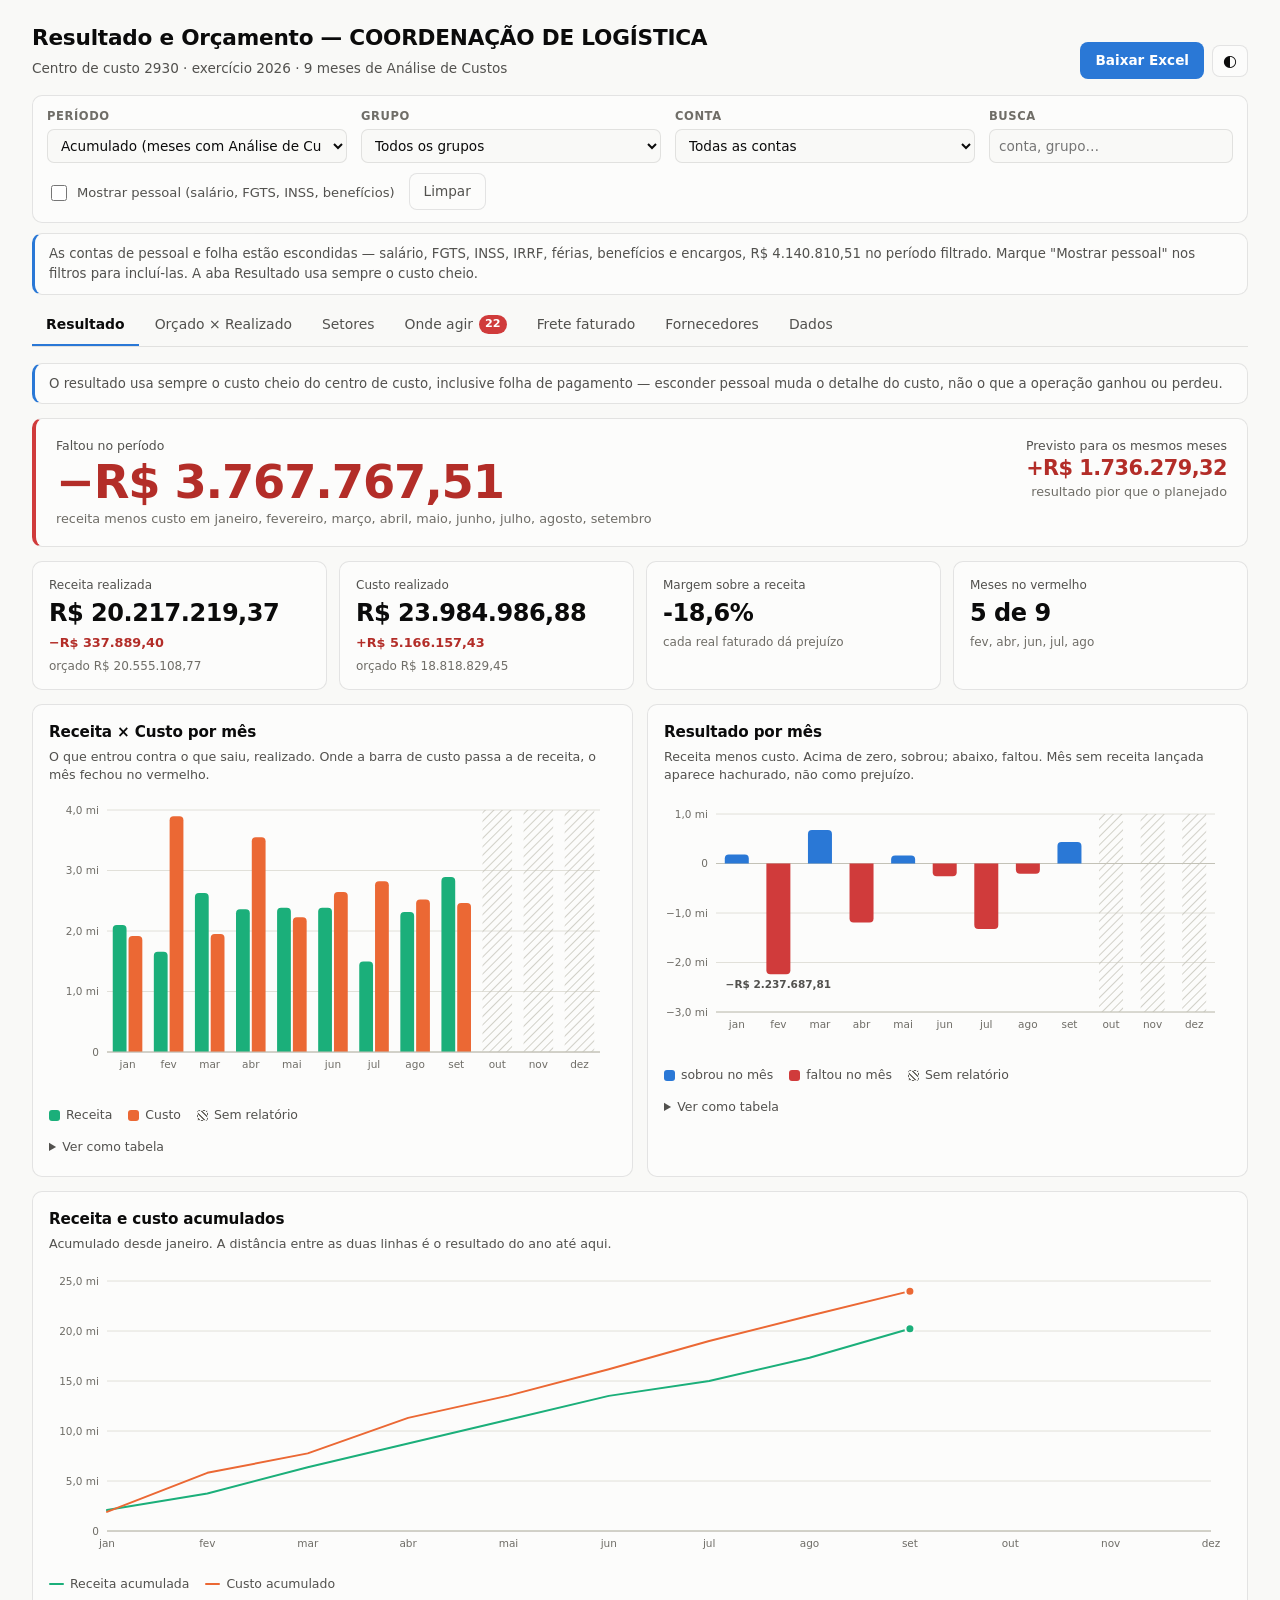
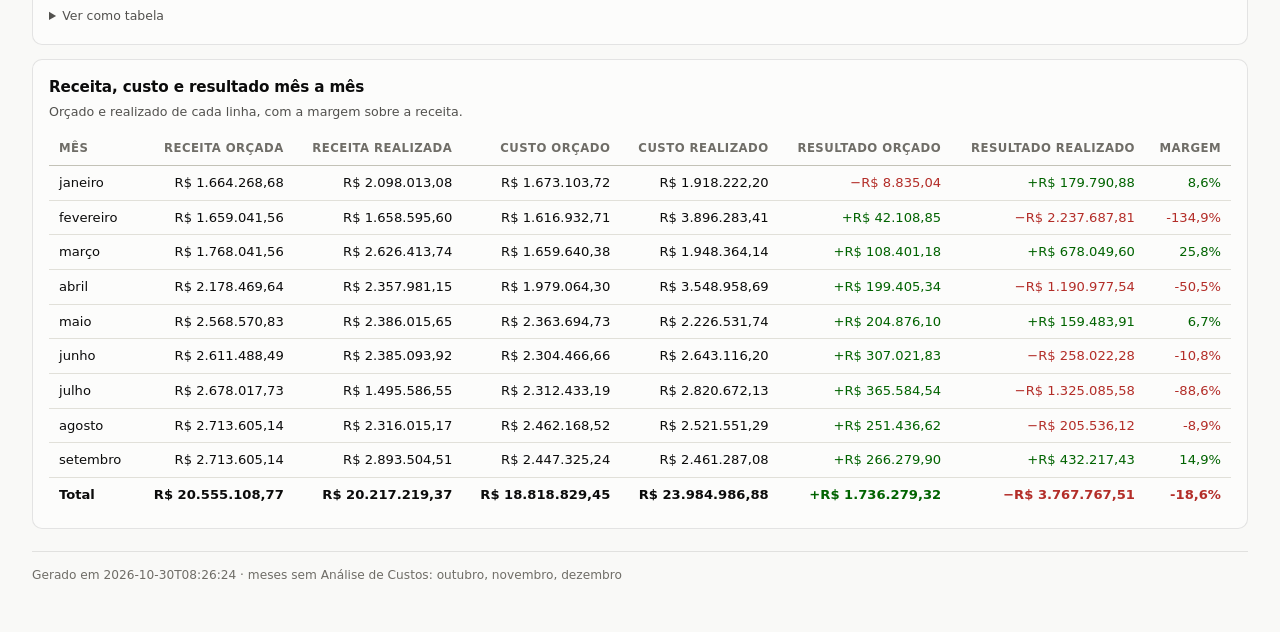
<file: index.html>
<!doctype html>
<html lang="pt-BR">
<head>
<meta charset="utf-8">
<meta name="viewport" content="width=device-width, initial-scale=1">
<title>Resultado e Orçamento — Coordenação de Logística</title>
<link rel="stylesheet" href="css/estilo.css?v=51a1e5ad">
</head>
<body>

<header class="topo">
  <div class="topo-texto">
    <h1 id="titulo">Resultado e Orçamento</h1>
    <p class="subtitulo" id="subtitulo">Carregando…</p>
  </div>
  <div class="topo-acoes">
    <button type="button" id="btn-excel" class="botao botao-primario">Baixar Excel</button>
    <button type="button" id="btn-tema" class="botao botao-icone" aria-label="Alternar tema claro/escuro" title="Alternar tema">◐</button>
  </div>
</header>

<!-- Uma única linha de filtros, acima de tudo o que ela recorta. -->
<div class="filtros" role="group" aria-label="Filtros">
  <label class="filtro">
    <span>Período</span>
    <select id="f-periodo"></select>
  </label>
  <label class="filtro">
    <span>Grupo</span>
    <select id="f-grupo"><option value="">Todos os grupos</option></select>
  </label>
  <label class="filtro">
    <span>Conta</span>
    <select id="f-conta"><option value="">Todas as contas</option></select>
  </label>
  <label class="filtro filtro-busca">
    <span>Busca</span>
    <input type="search" id="f-busca" placeholder="conta, grupo…">
  </label>
  <label class="filtro filtro-caixa">
    <input type="checkbox" id="f-pessoal">
    <span>Mostrar pessoal (salário, FGTS, INSS, benefícios)</span>
  </label>
  <button type="button" id="btn-limpar" class="botao botao-discreto">Limpar</button>
</div>

<p class="nota nota-recorte" id="nota-recorte" hidden></p>
<p class="nota nota-parcial" id="nota-parcial" hidden></p>
<p class="aviso-filtro" id="aviso-filtro" hidden></p>

<nav class="abas" role="tablist" aria-label="Seções do painel">
  <button role="tab" class="aba" id="aba-resultado" aria-controls="painel-resultado" aria-selected="true">Resultado</button>
  <button role="tab" class="aba" id="aba-orcado" aria-controls="painel-orcado" aria-selected="false">Orçado × Realizado</button>
  <button role="tab" class="aba" id="aba-setores" aria-controls="painel-setores" aria-selected="false">Setores</button>
  <button role="tab" class="aba" id="aba-agir" aria-controls="painel-agir" aria-selected="false">Onde agir <span class="pilula" id="pilula-agir"></span></button>
  <button role="tab" class="aba" id="aba-frete" aria-controls="painel-frete" aria-selected="false">Frete faturado</button>
  <button role="tab" class="aba" id="aba-fornecedores" aria-controls="painel-fornecedores" aria-selected="false">Fornecedores</button>
  <button role="tab" class="aba" id="aba-dados" aria-controls="painel-dados" aria-selected="false">Dados</button>
</nav>

<main>

<!-- ───────────────────────────── RESULTADO ───────────────────────────── -->
<section role="tabpanel" id="painel-resultado" aria-labelledby="aba-resultado">
  <p class="nota nota-resultado" id="nota-resultado"></p>

  <div class="heroi" id="heroi"></div>
  <div class="kpis" id="kpis-resultado"></div>

  <div class="grade grade-2">
    <figure class="cartao">
      <figcaption>
        <h2>Receita × Custo por mês</h2>
        <p class="legenda-texto">O que entrou contra o que saiu, realizado. Onde a barra de custo passa a de receita, o mês fechou no vermelho.</p>
      </figcaption>
      <div class="grafico" id="g-receita-custo"></div>
      <details class="tabela-alternativa"><summary>Ver como tabela</summary><div id="t-g-receita-custo"></div></details>
    </figure>

    <figure class="cartao">
      <figcaption>
        <h2>Resultado por mês</h2>
        <p class="legenda-texto">Receita menos custo. Acima de zero, sobrou; abaixo, faltou. Mês sem receita lançada aparece hachurado, não como prejuízo.</p>
      </figcaption>
      <div class="grafico" id="g-resultado-mes"></div>
      <details class="tabela-alternativa"><summary>Ver como tabela</summary><div id="t-g-resultado-mes"></div></details>
    </figure>

    <figure class="cartao cartao-largo">
      <figcaption>
        <h2>Receita e custo acumulados</h2>
        <p class="legenda-texto">Acumulado desde janeiro. A distância entre as duas linhas é o resultado do ano até aqui.</p>
      </figcaption>
      <div class="grafico" id="g-acumulado-resultado"></div>
      <details class="tabela-alternativa"><summary>Ver como tabela</summary><div id="t-g-acumulado-resultado"></div></details>
    </figure>
  </div>

  <figure class="cartao">
    <figcaption>
      <h2>Receita, custo e resultado mês a mês</h2>
      <p class="legenda-texto">Orçado e realizado de cada linha, com a margem sobre a receita.</p>
    </figcaption>
    <div class="tabela-rolagem" id="t-resultado"></div>
  </figure>
</section>

<!-- ───────────────────────────── ORÇADO × REALIZADO ───────────────────────────── -->
<section role="tabpanel" id="painel-orcado" aria-labelledby="aba-orcado" hidden>
  <div class="kpis" id="kpis-orcado"></div>

  <div class="grade grade-2">
    <figure class="cartao">
      <figcaption>
        <h2>Orçado × Realizado por mês</h2>
        <p class="legenda-texto">Custo do centro de custo. Meses sem relatório carregado aparecem vazios e rotulados <em>sem dados</em>.</p>
      </figcaption>
      <div class="grafico" id="g-orcado-mes"></div>
      <details class="tabela-alternativa"><summary>Ver como tabela</summary><div id="t-g-orcado-mes"></div></details>
    </figure>

    <figure class="cartao">
      <figcaption>
        <h2>Desvio por mês</h2>
        <p class="legenda-texto">Realizado menos orçado. À direita do zero, gastou mais que o previsto.</p>
      </figcaption>
      <div class="grafico" id="g-desvio-mes"></div>
      <details class="tabela-alternativa"><summary>Ver como tabela</summary><div id="t-g-desvio-mes"></div></details>
    </figure>
  </div>

  <figure class="cartao">
    <figcaption>
      <h2>Execução mês a mês, por conta</h2>
      <p class="legenda-texto">Realizado ÷ orçado de cada mês. Azul abaixo do orçado, vermelho acima, cinza claro sem movimento; hachurado quando o mês não tem relatório.</p>
    </figcaption>
    <div class="grafico grafico-alto" id="g-heatmap"></div>
  </figure>

  <figure class="cartao">
    <figcaption>
      <h2>Orçado × Realizado por conta</h2>
      <p class="legenda-texto">O relatório principal, e é ele que vira Excel. Clique no cabeçalho para ordenar.</p>
    </figcaption>
    <div class="tabela-rolagem" id="t-contas"></div>
  </figure>
</section>

<!-- ───────────────────────────── SETORES ───────────────────────────── -->
<section role="tabpanel" id="painel-setores" aria-labelledby="aba-setores" hidden>
  <div class="grade grade-2">
    <figure class="cartao">
      <figcaption>
        <h2>Onde o dinheiro está indo</h2>
        <p class="legenda-texto">Realizado por grupo de conta, com o orçado do período como referência.</p>
      </figcaption>
      <div class="grafico" id="g-grupos"></div>
      <details class="tabela-alternativa"><summary>Ver como tabela</summary><div id="t-g-grupos"></div></details>
    </figure>

    <figure class="cartao">
      <figcaption>
        <h2>Desvio por grupo</h2>
        <p class="legenda-texto">Quanto cada grupo passou ou deixou de gastar em relação ao orçado.</p>
      </figcaption>
      <div class="grafico" id="g-desvio-grupo"></div>
      <details class="tabela-alternativa"><summary>Ver como tabela</summary><div id="t-g-desvio-grupo"></div></details>
    </figure>

    <figure class="cartao">
      <figcaption>
        <h2>Composição do realizado</h2>
        <p class="legenda-texto">Participação de cada grupo no custo do período.</p>
      </figcaption>
      <div class="grafico" id="g-composicao"></div>
      <details class="tabela-alternativa"><summary>Ver como tabela</summary><div id="t-g-composicao"></div></details>
    </figure>

    <figure class="cartao">
      <figcaption>
        <h2 id="titulo-contas-do-grupo">Maiores contas</h2>
        <p class="legenda-texto" id="legenda-contas-do-grupo">As 15 contas com maior realizado. Escolha um grupo no filtro para ver só as dele.</p>
      </figcaption>
      <div class="grafico" id="g-top-contas"></div>
      <details class="tabela-alternativa"><summary>Ver como tabela</summary><div id="t-g-top-contas"></div></details>
    </figure>
  </div>

  <figure class="cartao">
    <figcaption><h2>Resumo por grupo</h2></figcaption>
    <div class="tabela-rolagem" id="t-grupos"></div>
  </figure>
</section>

<!-- ───────────────────────────── ONDE AGIR ───────────────────────────── -->
<section role="tabpanel" id="painel-agir" aria-labelledby="aba-agir" hidden>
  <p class="nota" id="nota-agir"></p>

  <div class="grade grade-2">
    <figure class="cartao">
      <figcaption>
        <h2>O que está estourando o orçado</h2>
        <p class="legenda-texto">Ordenado pelo excesso em reais, não em porcentagem: é o que move o resultado.</p>
      </figcaption>
      <div class="grafico" id="g-estouro"></div>
      <details class="tabela-alternativa"><summary>Ver como tabela</summary><div id="t-g-estouro"></div></details>
    </figure>

    <figure class="cartao">
      <figcaption>
        <h2>Concentração do estouro</h2>
        <p class="legenda-texto">Quantas contas explicam a maior parte do excesso — por onde começar o plano de ação.</p>
      </figcaption>
      <div class="grafico" id="g-pareto-estouro"></div>
      <details class="tabela-alternativa"><summary>Ver como tabela</summary><div id="t-g-pareto-estouro"></div></details>
    </figure>
  </div>

  <figure class="cartao">
    <figcaption>
      <h2>Acima do orçado</h2>
      <p class="legenda-texto">Toda conta que passou do previsto no período, com o excesso e o quanto ele representa do estouro total.</p>
    </figcaption>
    <div class="tabela-rolagem" id="t-acima"></div>
  </figure>

  <figure class="cartao">
    <figcaption>
      <h2>Piorando mês a mês</h2>
      <p class="legenda-texto">Contas cujo desvio vem crescendo nos últimos meses. É aqui que um plano de ação ainda muda o ano.</p>
    </figcaption>
    <div class="tabela-rolagem" id="t-piorando"></div>
  </figure>

  <figure class="cartao">
    <figcaption>
      <h2>Gasto sem orçamento</h2>
      <p class="legenda-texto">Contas com realizado e nenhum valor previsto para os mesmos meses.</p>
    </figcaption>
    <div class="tabela-rolagem" id="t-sem-orcamento"></div>
  </figure>

  <figure class="cartao">
    <figcaption>
      <h2>Orçamento parado</h2>
      <p class="legenda-texto">Contas com verba reservada e execução quase nula. Costuma ser erro de classificação — o gasto foi lançado em outra conta.</p>
    </figcaption>
    <div class="tabela-rolagem" id="t-sem-realizado"></div>
  </figure>
</section>

<!-- ───────────────────────────── FRETE FATURADO ───────────────────────────── -->
<section role="tabpanel" id="painel-frete" aria-labelledby="aba-frete" hidden>
  <p class="nota nota-resultado" id="nota-frete"></p>
  <p class="nota nota-parcial-ativa" id="alerta-frete" hidden></p>

  <div class="kpis kpis-compacto" id="kpis-frete"></div>

  <div class="grade grade-2">
    <figure class="cartao">
      <figcaption>
        <h2>Frete carrada faturado por mês</h2>
        <p class="legenda-texto">O que as obras pagaram à logística em frete carrada, mês a mês.</p>
      </figcaption>
      <div class="grafico" id="g-frete-mes"></div>
      <details class="tabela-alternativa"><summary>Ver como tabela</summary><div id="t-g-frete-mes"></div></details>
    </figure>

    <figure class="cartao">
      <figcaption>
        <h2>Quanto cada obra pagou</h2>
        <p class="legenda-texto">Total do período por centro de resultado.</p>
      </figcaption>
      <div class="grafico" id="g-frete-obra"></div>
      <details class="tabela-alternativa"><summary>Ver como tabela</summary><div id="t-g-frete-obra"></div></details>
    </figure>

    <figure class="cartao cartao-largo">
      <figcaption>
        <h2>Frete carrada dentro da receita</h2>
        <p class="legenda-texto">Quanto do que a logística faturou vem de frete carrada. A parcela restante inclui o outro frete e os demais serviços.</p>
      </figcaption>
      <div class="grafico" id="g-frete-receita"></div>
      <details class="tabela-alternativa"><summary>Ver como tabela</summary><div id="t-g-frete-receita"></div></details>
    </figure>
  </div>

  <figure class="cartao">
    <figcaption>
      <h2>Composição da receita</h2>
      <p class="legenda-texto">Frete carrada mais frete é o faturamento da logística. Onde o ERP publica receita, ela é a fonte oficial e a soma serve de conferência; onde o ERP está em branco, a soma passa a ser a receita — e o painel diz qual foi usada.</p>
    </figcaption>
    <div class="tabela-rolagem" id="t-frete-composicao"></div>
  </figure>

  <figure class="cartao">
    <figcaption>
      <h2>Obra × mês</h2>
      <p class="legenda-texto">Uma linha por centro de resultado, uma coluna por mês.</p>
    </figcaption>
    <div class="tabela-rolagem" id="t-frete-matriz"></div>
  </figure>

  <figure class="cartao">
    <figcaption>
      <h2>Conferência das planilhas de frete</h2>
      <p class="legenda-texto">Resumo contra detalhe, e se o mês do nome da aba bate com a data dos lançamentos.</p>
    </figcaption>
    <div class="tabela-rolagem" id="t-frete-conferencia"></div>
  </figure>
</section>

<!-- ───────────────────────────── FORNECEDORES ───────────────────────────── -->
<section role="tabpanel" id="painel-fornecedores" aria-labelledby="aba-fornecedores" hidden>
  <p class="nota" id="nota-fornecedores"></p>
  <div class="kpis kpis-compacto" id="kpis-fornecedores"></div>

  <div class="grade grade-2">
    <figure class="cartao">
      <figcaption>
        <h2>Maiores fornecedores</h2>
        <p class="legenda-texto">Os 15 com maior valor no período.</p>
      </figcaption>
      <div class="grafico" id="g-top-fornecedores"></div>
      <details class="tabela-alternativa"><summary>Ver como tabela</summary><div id="t-g-top-fornecedores"></div></details>
    </figure>

    <figure class="cartao">
      <figcaption>
        <h2>Concentração de fornecedores</h2>
        <p class="legenda-texto">Quantos fornecedores concentram a maior parte do valor pago.</p>
      </figcaption>
      <div class="grafico" id="g-pareto-fornecedores"></div>
      <details class="tabela-alternativa"><summary>Ver como tabela</summary><div id="t-g-pareto-fornecedores"></div></details>
    </figure>
  </div>

  <figure class="cartao">
    <figcaption><h2>Fornecedores</h2></figcaption>
    <div class="tabela-rolagem" id="t-fornecedores"></div>
  </figure>

  <figure class="cartao">
    <figcaption>
      <h2>Lançamentos</h2>
      <p class="legenda-texto" id="contagem-lancamentos"></p>
    </figcaption>
    <div class="tabela-rolagem" id="t-lancamentos"></div>
    <div class="paginacao" id="paginacao-lancamentos"></div>
  </figure>

  <figure class="cartao">
    <figcaption>
      <h2>Consumo de diesel</h2>
      <p class="legenda-texto" id="legenda-diesel"></p>
    </figcaption>
    <div class="grafico" id="g-litros"></div>
    <details class="tabela-alternativa"><summary>Ver como tabela</summary><div id="t-g-litros"></div></details>
  </figure>
</section>

<!-- ───────────────────────────── DADOS ───────────────────────────── -->
<section role="tabpanel" id="painel-dados" aria-labelledby="aba-dados" hidden>
  <figure class="cartao">
    <figcaption>
      <h2>De onde vem cada número</h2>
    </figcaption>
    <div class="tabela-rolagem" id="t-fontes"></div>
  </figure>

  <figure class="cartao">
    <figcaption>
      <h2>Conferência dos relatórios</h2>
      <p class="legenda-texto">Em cada mês, a soma das contas do PDF tem de ser igual ao total impresso no rodapé. É a checagem que garante que a leitura das colunas não saiu do lugar.</p>
    </figcaption>
    <div class="tabela-rolagem" id="t-conferencia"></div>
  </figure>

  <figure class="cartao">
    <figcaption>
      <h2>Adicionar um mês</h2>
      <p class="legenda-texto">
        O painel roda sobre o PDF <strong>FFOR501 — Inversão Gerencial / Análise de Custos</strong>.
        Coloque o arquivo em <code>planilhas/analise/</code>, rode
        <code>python atualizar.py</code> e publique.
      </p>
    </figcaption>
    <ol class="passos">
      <li>No ERP, tire o relatório <strong>Análise de Custos</strong> do centro de custo 2930 para o período novo, em PDF.</li>
      <li>Salve em <code>planilhas/analise/</code>.</li>
      <li>Rode <code>python atualizar.py</code>. Ele confere a conciliação de cada mês e regrava <code>js/dados.js</code>.</li>
      <li><code>git add -A &amp;&amp; git commit -m "análise de custos de julho" &amp;&amp; git push</code>.</li>
    </ol>
    <p class="legenda-texto">
      Mês repetido em dois PDFs não duplica: o último arquivo lido vence, e o script avisa.
    </p>
  </figure>

  <figure class="cartao">
    <figcaption>
      <h2>Detalhe de fornecedor (opcional)</h2>
      <p class="legenda-texto">
        Os <code>.xlsx</code> do razão só alimentam a aba Fornecedores. Pode arrastar aqui —
        eles entram na hora e ficam salvos neste navegador. PDF não é lido no navegador:
        vai pelo script.
      </p>
    </figcaption>
    <div class="area-solta" id="area-solta" tabindex="0" role="button"
         aria-label="Selecionar planilhas de razão">
      <p><strong>Arraste aqui</strong> ou clique para escolher os arquivos</p>
      <p class="legenda-texto">Somente <code>.xlsx</code> de inversão gerencial ou de diesel.</p>
      <input type="file" id="entrada-arquivo" accept=".xlsx,.pdf" multiple hidden>
    </div>
    <div id="retorno-upload" class="retorno" aria-live="polite"></div>
    <div class="acoes-linha">
      <button type="button" id="btn-limpar-enviados" class="botao botao-discreto">Remover os arquivos enviados</button>
      <button type="button" id="btn-baixar-dados" class="botao botao-discreto">Baixar dados.js</button>
    </div>
  </figure>
</section>

</main>

<footer class="rodape">
  <span id="rodape-texto"></span>
</footer>

<div class="dica" id="dica" role="tooltip" aria-hidden="true"></div>

<script src="js/dados.js?v=7939aad2"></script>
<script src="js/graficos.js?v=f849680b"></script>
<script src="js/xlsx.js?v=ddb8260e"></script>
<script src="js/leitor.js?v=a47385ee"></script>
<script src="js/app.js?v=9d432116"></script>
</body>
</html>
</file>
<file: css/estilo.css>
/* ==========================================================================
   Dashboard Orçado × Realizado — CC 2930
   Paleta validada com o validador de dataviz (categórico 6 slots, claro e
   escuro). Não trocar hex sem revalidar: a ORDEM dos slots é o mecanismo de
   segurança para daltonismo, não escolha estética.
   ========================================================================== */

/* -------------------------------------------------- tokens: claro (base) */
:root {
  color-scheme: light;

  --superficie:        #fcfcfb;   /* superfície do gráfico / cartão */
  --plano:             #f9f9f7;   /* plano da página */
  --tinta:             #0b0b0b;
  --tinta-2:           #52514e;
  --tinta-fraca:       #6f6d67;   /* 5,0:1 no plano claro; #898781 dava 3,4 */
  --grade:             #e1e0d9;
  --eixo:              #c3c2b7;
  --borda:             rgba(11, 11, 11, 0.10);
  --realce:            rgba(11, 11, 11, 0.04);

  /* categórico — ordem fixa, nunca ciclada */
  --serie-1: #2a78d6;   /* azul     — Orçado */
  --serie-2: #eb6834;   /* laranja  — Realizado */
  --serie-3: #1baf7a;   /* água */
  --serie-4: #eda100;   /* amarelo */
  --serie-5: #e87ba4;   /* magenta */
  --serie-6: #008300;   /* verde */

  /* divergente: azul (abaixo do orçado) ↔ vermelho (acima), cinza no meio */
  --div-frio-forte:  #184f95;
  --div-frio:        #2a78d6;
  --div-frio-fraco:  #9ec5f4;
  --div-neutro:      #f0efec;
  --div-quente-fraco:#f0a3a3;
  --div-quente:      #d03b3b;
  --div-quente-forte:#8f2020;

  /* status — fixo, nunca tematizado, sempre com ícone + rótulo */
  --bom:      #0ca30c;
  --atencao:  #fab219;
  --serio:    #ec835a;
  --critico:  #d03b3b;
  /* variantes de TEXTO: o vermelho e o verde de preencher barra não
     alcançam 4,5:1 como texto, então cada tema tem a sua. */
  --texto-bom: #006300;
  --texto-critico: #b32d28;

  --raio: 10px;
  --sans: system-ui, -apple-system, "Segoe UI", sans-serif;
}

/* -------------------------------------------------- tokens: escuro */
/* Passos próprios para a superfície escura — não é inversão automática. */
@media (prefers-color-scheme: dark) {
  :root:not([data-theme="light"]) {
    color-scheme: dark;

    --superficie:  #1a1a19;
    --plano:       #0d0d0d;
    --tinta:       #ffffff;
    --tinta-2:     #c3c2b7;
    --tinta-fraca: #898781;
    --grade:       #2c2c2a;
    --eixo:        #383835;
    --borda:       rgba(255, 255, 255, 0.10);
    --realce:      rgba(255, 255, 255, 0.06);

    --serie-1: #3987e5;
    --serie-2: #d95926;
    --serie-3: #199e70;
    --serie-4: #c98500;
    --serie-5: #d55181;
    --serie-6: #008300;

    --div-frio-forte:  #86b6ef;
    --div-frio:        #3987e5;
    --div-frio-fraco:  #184f95;
    --div-neutro:      #383835;
    --div-quente-fraco:#7a2626;
    --div-quente:      #d03b3b;
    --div-quente-forte:#f0a3a3;

    --texto-bom: #0ca30c;
    --texto-critico: #e5605c;
  }
}

:root[data-theme="dark"] {
  color-scheme: dark;

  --superficie:  #1a1a19;
  --plano:       #0d0d0d;
  --tinta:       #ffffff;
  --tinta-2:     #c3c2b7;
  --tinta-fraca: #898781;
  --grade:       #2c2c2a;
  --eixo:        #383835;
  --borda:       rgba(255, 255, 255, 0.10);
  --realce:      rgba(255, 255, 255, 0.06);

  --serie-1: #3987e5;
  --serie-2: #d95926;
  --serie-3: #199e70;
  --serie-4: #c98500;
  --serie-5: #d55181;
  --serie-6: #008300;

  --div-frio-forte:  #86b6ef;
  --div-frio:        #3987e5;
  --div-frio-fraco:  #184f95;
  --div-neutro:      #383835;
  --div-quente-fraco:#7a2626;
  --div-quente:      #d03b3b;
  --div-quente-forte:#f0a3a3;

  --texto-bom: #0ca30c;
  --texto-critico: #e5605c;
}

/* -------------------------------------------------- base */
* { box-sizing: border-box; }

html { -webkit-text-size-adjust: 100%; }

body {
  margin: 0;
  padding: 0 clamp(12px, 3vw, 32px) 48px;
  background: var(--plano);
  color: var(--tinta);
  font-family: var(--sans);
  font-size: 15px;
  line-height: 1.5;
}

h1, h2, h3 { margin: 0; font-weight: 600; letter-spacing: -0.01em; }
h1 { font-size: 1.35rem; }
h2 { font-size: 0.95rem; }

code {
  font-family: ui-monospace, "Cascadia Code", Consolas, monospace;
  font-size: 0.88em;
  background: var(--realce);
  padding: 0.1em 0.35em;
  border-radius: 4px;
}

/* -------------------------------------------------- topo */
.topo {
  display: flex;
  align-items: flex-end;
  justify-content: space-between;
  gap: 16px;
  flex-wrap: wrap;
  padding: 22px 0 16px;
}

.subtitulo {
  margin: 4px 0 0;
  color: var(--tinta-2);
  font-size: 0.85rem;
}

.topo-acoes { display: flex; gap: 8px; align-items: center; }

/* -------------------------------------------------- botões */
.botao {
  font: inherit;
  font-size: 0.85rem;
  padding: 7px 14px;
  border-radius: 8px;
  border: 1px solid var(--borda);
  background: var(--superficie);
  color: var(--tinta);
  cursor: pointer;
  transition: background 0.12s, border-color 0.12s;
}
.botao:hover { background: var(--realce); }
.botao:focus-visible { outline: 2px solid var(--serie-1); outline-offset: 2px; }

.botao-primario {
  background: var(--serie-1);
  border-color: transparent;
  color: #fff;
  font-weight: 550;
}
.botao-primario:hover { filter: brightness(1.08); background: var(--serie-1); }

.botao-discreto { color: var(--tinta-2); }

.botao-icone {
  padding: 7px 10px;
  font-size: 1rem;
  line-height: 1;
}

/* -------------------------------------------------- filtros: uma linha, acima de tudo */
.filtros {
  display: flex;
  flex-wrap: wrap;
  align-items: flex-end;
  gap: 10px 14px;
  padding: 12px 14px;
  background: var(--superficie);
  border: 1px solid var(--borda);
  border-radius: var(--raio);
  margin-bottom: 10px;
}

.filtro { display: flex; flex-direction: column; gap: 4px; min-width: 0; }

.filtro > span {
  font-size: 0.72rem;
  text-transform: uppercase;
  letter-spacing: 0.05em;
  color: var(--tinta-fraca);
  font-weight: 600;
}

.filtro select,
.filtro input[type="search"] {
  font: inherit;
  font-size: 0.85rem;
  padding: 6px 9px;
  min-height: 34px;
  border-radius: 7px;
  border: 1px solid var(--borda);
  background: var(--plano);
  color: var(--tinta);
  max-width: 300px;
}
.filtro select:focus-visible,
.filtro input:focus-visible { outline: 2px solid var(--serie-1); outline-offset: 1px; }

.filtro-busca { flex: 1 1 200px; }
.filtro-busca input { width: 100%; max-width: none; }

.filtro-caixa {
  flex-direction: row;
  align-items: center;
  gap: 7px;
  min-height: 34px;
  cursor: pointer;
}
.filtro-caixa span {
  text-transform: none;
  letter-spacing: 0;
  font-size: 0.82rem;
  font-weight: 450;
  color: var(--tinta-2);
}
.filtro-caixa input { width: 16px; height: 16px; accent-color: var(--serie-1); }

.aviso-filtro {
  margin: 0 0 10px;
  padding: 8px 12px;
  border-radius: 8px;
  border: 1px solid var(--borda);
  border-left: 3px solid var(--atencao);
  background: var(--superficie);
  color: var(--tinta-2);
  font-size: 0.82rem;
}

/* -------------------------------------------------- abas */
.abas {
  display: flex;
  gap: 2px;
  overflow-x: auto;
  border-bottom: 1px solid var(--borda);
  margin-bottom: 16px;
  scrollbar-width: thin;
}

.aba {
  font: inherit;
  font-size: 0.87rem;
  padding: 9px 14px;
  border: none;
  border-bottom: 2px solid transparent;
  background: none;
  color: var(--tinta-2);
  cursor: pointer;
  white-space: nowrap;
  display: inline-flex;
  align-items: center;
  gap: 6px;
}
.aba:hover { color: var(--tinta); background: var(--realce); }
.aba[aria-selected="true"] {
  color: var(--tinta);
  font-weight: 600;
  border-bottom-color: var(--serie-1);
}
.aba:focus-visible { outline: 2px solid var(--serie-1); outline-offset: -2px; }

.pilula {
  font-size: 0.7rem;
  font-weight: 600;
  padding: 1px 6px;
  border-radius: 999px;
  background: var(--critico);
  color: #fff;
  line-height: 1.5;
}
.pilula:empty { display: none; }

/* -------------------------------------------------- cartões e grade */
.grade { display: grid; gap: 14px; margin-bottom: 14px; }
.grade-2 { grid-template-columns: repeat(auto-fit, minmax(420px, 1fr)); }

@media (max-width: 900px) {
  .grade-2 { grid-template-columns: 1fr; }
}

.cartao {
  margin: 0 0 14px;
  padding: 16px;
  background: var(--superficie);
  border: 1px solid var(--borda);
  border-radius: var(--raio);
  min-width: 0;
}
.grade .cartao { margin-bottom: 0; }
.cartao-largo { grid-column: 1 / -1; }

.cartao figcaption { margin-bottom: 12px; }

.legenda-texto {
  margin: 4px 0 0;
  color: var(--tinta-2);
  font-size: 0.79rem;
  line-height: 1.45;
}

.nota {
  margin: 0 0 14px;
  padding: 10px 14px;
  border-radius: var(--raio);
  border: 1px solid var(--borda);
  border-left: 3px solid var(--atencao);
  background: var(--superficie);
  color: var(--tinta-2);
  font-size: 0.83rem;
}

/* -------------------------------------------------- KPIs */
.kpis {
  display: grid;
  grid-template-columns: repeat(auto-fit, minmax(178px, 1fr));
  gap: 12px;
  margin-bottom: 14px;
}

.kpi {
  padding: 14px 16px;
  background: var(--superficie);
  border: 1px solid var(--borda);
  border-radius: var(--raio);
}

.kpi-rotulo {
  font-size: 0.75rem;
  color: var(--tinta-2);
  margin-bottom: 6px;
}

/* figuras proporcionais em número grande — tabular-nums só em colunas */
.kpi-valor {
  font-size: 1.5rem;
  font-weight: 600;
  letter-spacing: -0.02em;
  line-height: 1.15;
}
.kpi-valor .unidade { font-size: 0.72em; font-weight: 500; color: var(--tinta-2); }

.kpi-nota { font-size: 0.75rem; color: var(--tinta-fraca); margin-top: 5px; }

.kpi-delta { font-size: 0.8rem; font-weight: 600; margin-top: 5px; }
.kpi-delta.bom  { color: var(--texto-bom); }
.kpi-delta.ruim { color: var(--texto-critico); }

.kpi-destaque .kpi-valor { font-size: 1.85rem; }

.kpis-compacto .kpi-valor { font-size: 1.25rem; }

/* medidor: trilha é passo mais claro da mesma rampa */
.medidor {
  margin-top: 9px;
  height: 6px;
  border-radius: 999px;
  background: var(--div-frio-fraco);
  overflow: hidden;
}
.medidor > i {
  display: block;
  height: 100%;
  border-radius: 999px;
  background: var(--serie-1);
}
.medidor.acima > i { background: var(--critico); }

/* -------------------------------------------------- gráficos */
.grafico { width: 100%; min-height: 240px; }
.grafico svg { display: block; width: 100%; height: auto; overflow: visible; }
.grafico-alto { min-height: 420px; }

.g-titulo-eixo { font-size: 10px; fill: var(--tinta-fraca); }
.g-tick { font-size: 10.5px; fill: var(--tinta-fraca); }
.g-tick-forte { font-size: 10.5px; fill: var(--tinta-2); }
.g-valor { font-size: 10.5px; fill: var(--tinta-2); font-weight: 600; }
.g-rotulo { font-size: 11px; fill: var(--tinta-2); }

/* grade e eixos: hairline sólido, um passo fora da superfície, recessivos */
.g-grade { stroke: var(--grade); stroke-width: 1; }
.g-eixo  { stroke: var(--eixo);  stroke-width: 1; }
.g-meta  { stroke: var(--tinta-fraca); stroke-width: 1; }

.g-marca { transition: opacity 0.1s; }
.g-alvo { cursor: pointer; }
.g-alvo:hover .g-marca,
.g-alvo:focus-visible .g-marca { opacity: 0.78; }
.g-alvo:focus-visible { outline: 2px solid var(--serie-1); outline-offset: 1px; }

/* legenda: retângulo para barras/áreas, traço para linhas */
.g-legenda {
  display: flex;
  flex-wrap: wrap;
  gap: 6px 16px;
  margin-top: 10px;
  font-size: 0.78rem;
  color: var(--tinta-2);
}
.g-legenda-item { display: inline-flex; align-items: center; gap: 6px; }
.g-legenda-marca { width: 11px; height: 11px; border-radius: 3px; flex: none; }
.g-legenda-marca.linha { height: 2px; width: 15px; border-radius: 2px; }
.g-legenda-marca.hachura {
  background-image: repeating-linear-gradient(45deg,
    var(--tinta-fraca) 0 1.5px, transparent 1.5px 4px);
  border: 1px solid var(--borda);
}

.g-vazio {
  display: grid;
  place-items: center;
  min-height: 200px;
  color: var(--tinta-fraca);
  font-size: 0.85rem;
  text-align: center;
}

/* -------------------------------------------------- tooltip */
.dica {
  position: fixed;
  z-index: 50;
  pointer-events: none;
  opacity: 0;
  transition: opacity 0.1s;
  max-width: 300px;
  padding: 8px 11px;
  border-radius: 8px;
  border: 1px solid var(--borda);
  background: var(--superficie);
  color: var(--tinta);
  box-shadow: 0 4px 16px rgba(0, 0, 0, 0.16);
  font-size: 0.8rem;
  line-height: 1.45;
}
.dica.visivel { opacity: 1; }
.dica-titulo {
  font-weight: 600;
  margin-bottom: 4px;
  color: var(--tinta);
}
.dica-linha {
  display: flex;
  align-items: baseline;
  gap: 7px;
  white-space: nowrap;
}
/* valor lidera, rótulo segue */
.dica-valor {
  font-weight: 600;
  font-variant-numeric: tabular-nums;
  color: var(--tinta);
}
.dica-serie { color: var(--tinta-2); font-size: 0.94em; }
.dica-chave { width: 13px; height: 2px; border-radius: 2px; flex: none; }
.dica-nota { color: var(--tinta-fraca); font-size: 0.92em; margin-top: 3px; }

/* -------------------------------------------------- tabelas */
.tabela-rolagem { overflow-x: auto; max-width: 100%; }

table.dados {
  width: 100%;
  border-collapse: collapse;
  font-size: 0.82rem;
}

table.dados th,
table.dados td {
  padding: 7px 10px;
  text-align: left;
  border-bottom: 1px solid var(--grade);
  white-space: nowrap;
}

table.dados thead th {
  position: sticky;
  top: 0;
  z-index: 1;
  background: var(--superficie);
  border-bottom: 1px solid var(--eixo);
  font-size: 0.73rem;
  text-transform: uppercase;
  letter-spacing: 0.04em;
  color: var(--tinta-fraca);
  font-weight: 600;
}

table.dados th.ordenavel { cursor: pointer; user-select: none; }
table.dados th.ordenavel:hover { color: var(--tinta); }
table.dados th.ordenada { color: var(--tinta); }
table.dados th .seta { font-size: 0.85em; opacity: 0.8; }

table.dados td.num,
table.dados th.num {
  text-align: right;
  font-variant-numeric: tabular-nums;
}

table.dados td.texto { white-space: normal; min-width: 190px; }

table.dados tbody tr:hover { background: var(--realce); }

table.dados tr.grupo td { font-weight: 600; background: var(--realce); }
table.dados tfoot td {
  font-weight: 600;
  border-top: 1px solid var(--eixo);
  border-bottom: none;
  background: var(--superficie);
}

.bom    { color: var(--texto-bom); }
.ruim   { color: var(--texto-critico); }
.acima  { color: var(--texto-critico); }   /* direção, em desvio de custo */
.abaixo { color: var(--texto-bom); }
.neutro { color: var(--tinta-fraca); }

.marca-status { display: inline-flex; align-items: center; gap: 5px; white-space: nowrap; }
.marca-status::before { font-size: 0.9em; line-height: 1; }
.marca-status.ok    { color: var(--texto-bom); }
.marca-status.ok::before { content: "✓"; }
.marca-status.falha { color: var(--texto-critico); }
.marca-status.falha::before { content: "✕"; }
.marca-status.aviso { color: var(--serio); }
.marca-status.aviso::before { content: "▲"; }

.vazio-tabela {
  padding: 20px;
  text-align: center;
  color: var(--tinta-fraca);
  font-size: 0.85rem;
}

/* -------------------------------------------------- tabela alternativa (relevo de contraste) */
.tabela-alternativa { margin-top: 10px; }
.tabela-alternativa > summary {
  cursor: pointer;
  font-size: 0.78rem;
  color: var(--tinta-2);
  padding: 3px 0;
}
.tabela-alternativa > summary:hover { color: var(--tinta); }
.tabela-alternativa[open] > summary { margin-bottom: 8px; }
.tabela-alternativa .tabela-rolagem { max-height: 320px; overflow-y: auto; }

/* -------------------------------------------------- paginação */
.paginacao {
  display: flex;
  align-items: center;
  gap: 8px;
  flex-wrap: wrap;
  margin-top: 12px;
  font-size: 0.8rem;
  color: var(--tinta-2);
}
.paginacao button {
  font: inherit;
  font-size: 0.8rem;
  padding: 4px 10px;
  border-radius: 6px;
  border: 1px solid var(--borda);
  background: var(--plano);
  color: var(--tinta);
  cursor: pointer;
}
.paginacao button:hover:not(:disabled) { background: var(--realce); }
.paginacao button:disabled { opacity: 0.45; cursor: default; }

/* -------------------------------------------------- upload */
.area-solta {
  display: grid;
  place-items: center;
  gap: 4px;
  padding: 30px 20px;
  border: 2px dashed var(--eixo);
  border-radius: var(--raio);
  background: var(--plano);
  cursor: pointer;
  text-align: center;
  transition: border-color 0.12s, background 0.12s;
}
.area-solta p { margin: 0; }
.area-solta:hover,
.area-solta:focus-visible,
.area-solta.ativa {
  border-color: var(--serie-1);
  background: var(--realce);
  outline: none;
}

.retorno { margin-top: 12px; display: grid; gap: 7px; }
.retorno:empty { display: none; }

.retorno-item {
  padding: 8px 12px;
  border-radius: 8px;
  border: 1px solid var(--borda);
  border-left: 3px solid var(--eixo);
  background: var(--plano);
  font-size: 0.82rem;
}
.retorno-item.ok    { border-left-color: var(--bom); }
.retorno-item.falha { border-left-color: var(--critico); }
.retorno-item.aviso { border-left-color: var(--atencao); }

.acoes-linha { display: flex; gap: 8px; flex-wrap: wrap; margin-top: 12px; }

.passos { margin: 0; padding-left: 20px; color: var(--tinta-2); font-size: 0.85rem; }
.passos li { margin-bottom: 6px; }

/* -------------------------------------------------- rodapé */
.rodape {
  margin-top: 22px;
  padding-top: 14px;
  border-top: 1px solid var(--borda);
  color: var(--tinta-fraca);
  font-size: 0.76rem;
}

/* -------------------------------------------------- impressão / forced-colors */
@media print {
  body { background: #fff; padding: 0; }
  .filtros, .abas, .topo-acoes, .paginacao, .area-solta, .acoes-linha { display: none; }
  .cartao { break-inside: avoid; border-color: #ccc; }
  section[hidden] { display: none !important; }
}

@media (forced-colors: active) {
  .cartao, .kpi, .filtros { border: 1px solid CanvasText; }
  .g-marca { forced-color-adjust: none; }
}

@media (prefers-reduced-motion: reduce) {
  * { transition: none !important; }
}

/* nota fixa do recorte operacional — precisa ser lida, não ignorada */
.nota-recorte {
  border-left-color: var(--serie-1);
  margin-bottom: 10px;
}

/* -------------------------------------------------- número herói do resultado
   Exatamente um por tela, na mesma sans do resto — nunca display ou serifada.
   Figuras proporcionais: tabular-nums deixa um número grande solto e frouxo. */
.heroi {
  display: flex;
  flex-wrap: wrap;
  align-items: baseline;
  gap: 8px 24px;
  padding: 18px 20px;
  margin-bottom: 14px;
  background: var(--superficie);
  border: 1px solid var(--borda);
  border-left: 4px solid var(--eixo);
  border-radius: var(--raio);
}
.heroi.positivo { border-left-color: var(--bom); }
.heroi.negativo { border-left-color: var(--critico); }

.heroi-bloco { display: flex; flex-direction: column; gap: 2px; }

.heroi-rotulo {
  font-size: 0.78rem;
  color: var(--tinta-2);
}

.heroi-valor {
  font-size: clamp(1.9rem, 5vw, 2.9rem);
  font-weight: 600;
  line-height: 1.05;
  letter-spacing: -0.025em;
}
.heroi.positivo .heroi-valor { color: var(--texto-bom); }
.heroi.negativo .heroi-valor { color: var(--texto-critico); }

.heroi-nota { font-size: 0.8rem; color: var(--tinta-fraca); }

.heroi-secundario { margin-left: auto; text-align: right; }
.heroi-secundario .heroi-valor { font-size: 1.3rem; color: var(--tinta); }

@media (max-width: 700px) {
  .heroi-secundario { margin-left: 0; text-align: left; }
}

/* nota do resultado: o cálculo sempre usa o custo cheio, inclusive folha */
.nota-resultado { border-left-color: var(--serie-1); }

/* aviso de mês parcial: discreto quando é só informativo, forte quando o mês
   parcial está selecionado e o leitor precisa saber o que está olhando */
.nota-parcial { border-left-color: var(--tinta-fraca); }
.nota-parcial-ativa {
  border-left-color: var(--atencao);
  border-left-width: 4px;
  color: var(--tinta);
}
</file>
